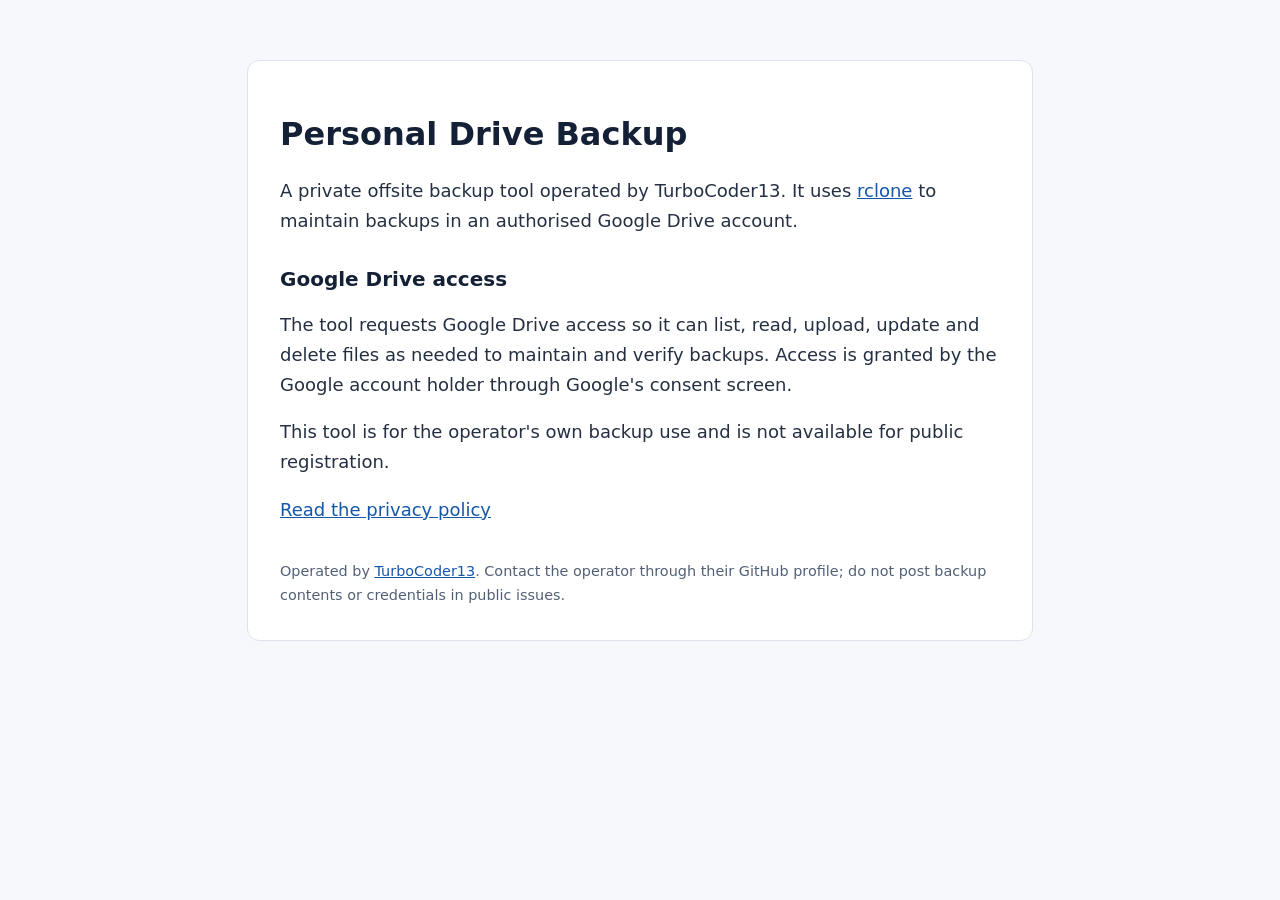
<file: index.html>
<!doctype html>
<html lang="en">
<head>
<meta charset="utf-8">
<meta name="viewport" content="width=device-width, initial-scale=1">
<meta name="description" content="Personal Drive Backup — a private Google Drive backup tool operated by TurboCoder13.">
<title>Personal Drive Backup</title>
<link rel="stylesheet" href="./style.css">
</head>
<body><main>
<h1>Personal Drive Backup</h1>
<p>A private offsite backup tool operated by TurboCoder13. It uses <a href="https://rclone.org/">rclone</a> to maintain backups in an authorised Google Drive account.</p>
<h2>Google Drive access</h2>
<p>The tool requests Google Drive access so it can list, read, upload, update and delete files as needed to maintain and verify backups. Access is granted by the Google account holder through Google's consent screen.</p>
<p>This tool is for the operator's own backup use and is not available for public registration.</p>
<p><a href="privacy/">Read the privacy policy</a></p>
<footer>Operated by <a href="https://github.com/TurboCoder13">TurboCoder13</a>. Contact the operator through their GitHub profile; do not post backup contents or credentials in public issues.</footer>
</main></body>
</html>
</file>
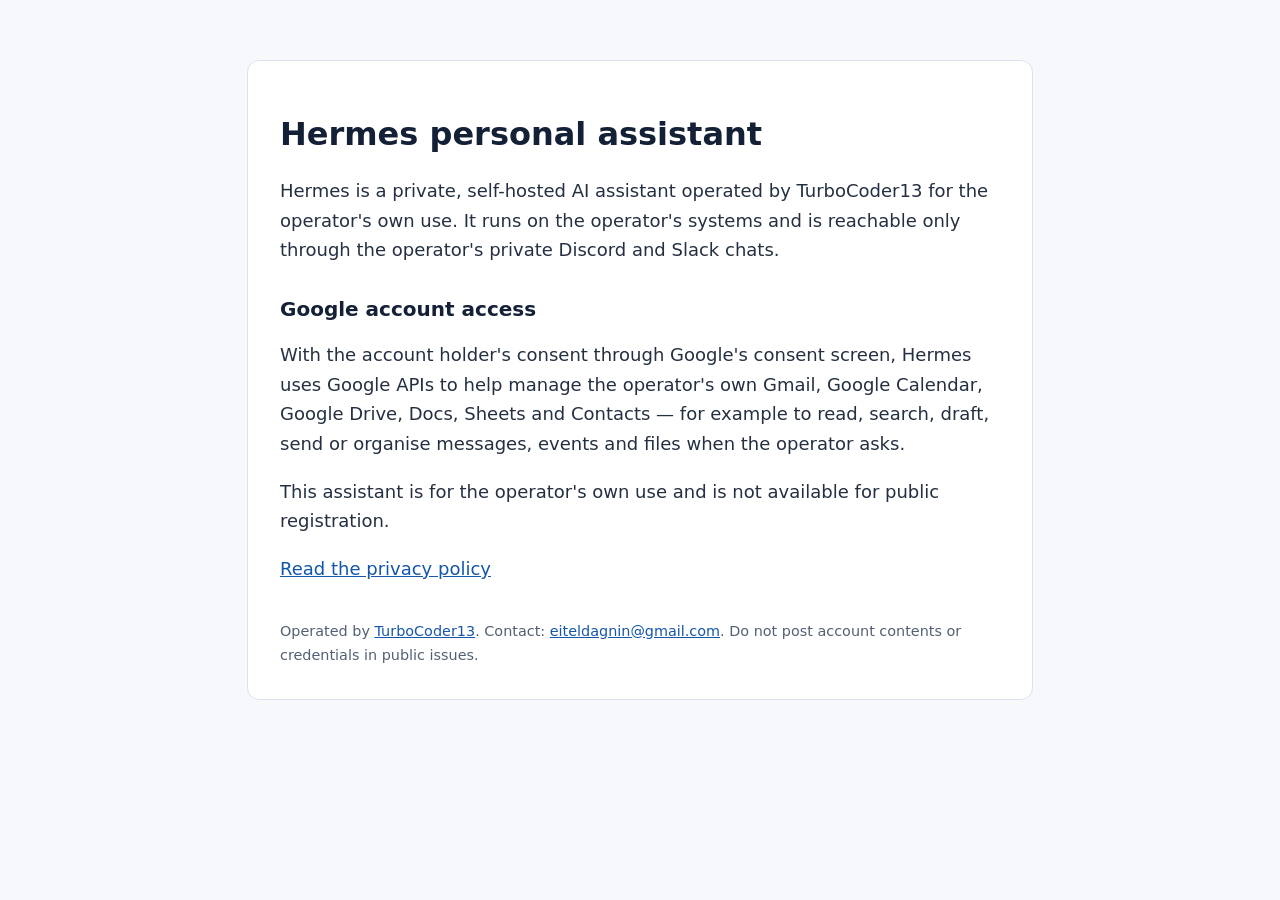
<file: hermes/index.html>
<!doctype html>
<html lang="en">
<head>
<meta charset="utf-8">
<meta name="viewport" content="width=device-width, initial-scale=1">
<meta name="description" content="Hermes — a private personal assistant operated by TurboCoder13 for the operator's own Google account.">
<title>Hermes personal assistant</title>
<link rel="stylesheet" href="../style.css">
</head>
<body><main>
<h1>Hermes personal assistant</h1>
<p>Hermes is a private, self-hosted AI assistant operated by TurboCoder13 for the operator's own use. It runs on the operator's systems and is reachable only through the operator's private Discord and Slack chats.</p>
<h2>Google account access</h2>
<p>With the account holder's consent through Google's consent screen, Hermes uses Google APIs to help manage the operator's own Gmail, Google Calendar, Google Drive, Docs, Sheets and Contacts &mdash; for example to read, search, draft, send or organise messages, events and files when the operator asks.</p>
<p>This assistant is for the operator's own use and is not available for public registration.</p>
<p><a href="privacy/">Read the privacy policy</a></p>
<footer>Operated by <a href="https://github.com/TurboCoder13">TurboCoder13</a>. Contact: <a href="mailto:eiteldagnin@gmail.com">eiteldagnin@gmail.com</a>. Do not post account contents or credentials in public issues.</footer>
</main></body>
</html>
</file>
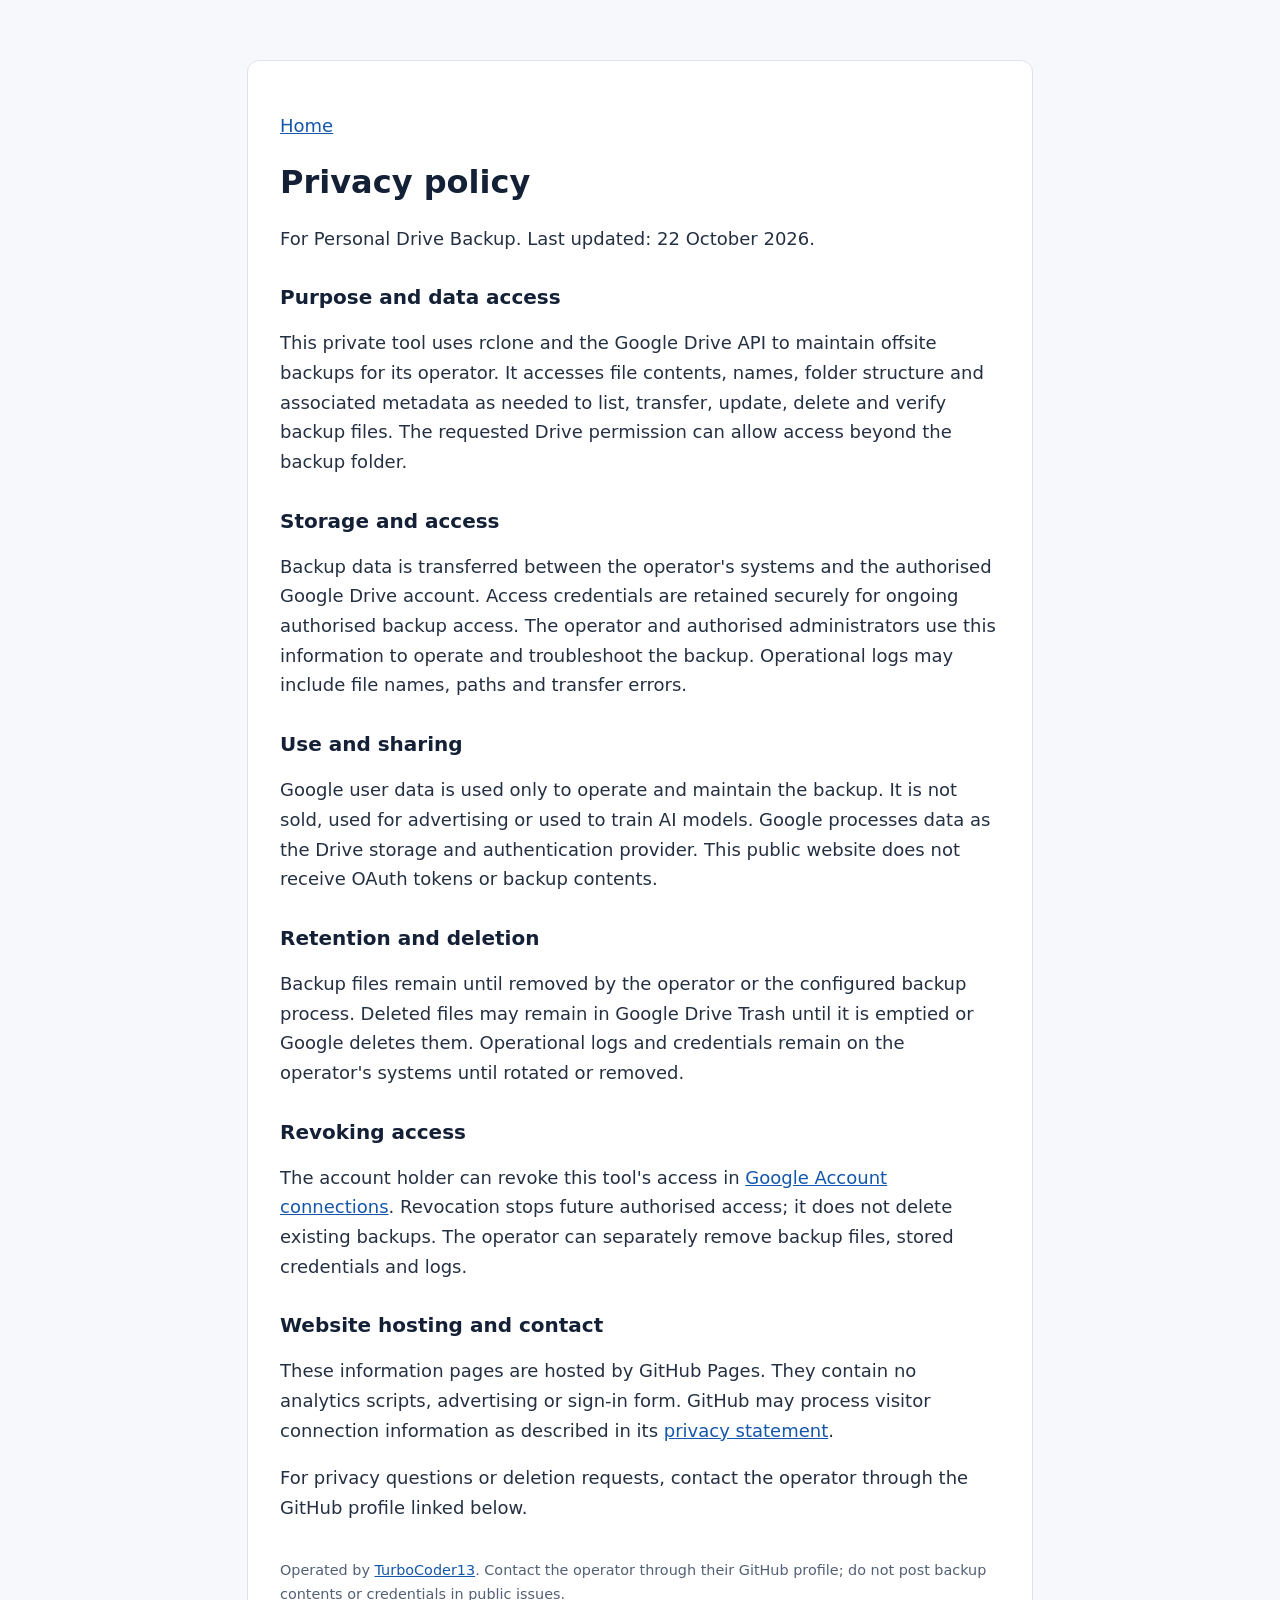
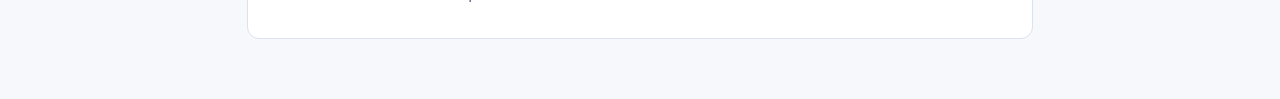
<file: privacy/index.html>
<!doctype html>
<html lang="en">
<head>
<meta charset="utf-8">
<meta name="viewport" content="width=device-width, initial-scale=1">
<meta name="description" content="Privacy policy — Personal Drive Backup — a private Google Drive backup tool operated by TurboCoder13.">
<title>Privacy policy — Personal Drive Backup</title>
<link rel="stylesheet" href="../style.css">
</head>
<body><main>
<p><a href="../">Home</a></p>
<h1>Privacy policy</h1>
<p>For Personal Drive Backup. Last updated: 22 October 2026.</p>
<h2>Purpose and data access</h2>
<p>This private tool uses rclone and the Google Drive API to maintain offsite backups for its operator. It accesses file contents, names, folder structure and associated metadata as needed to list, transfer, update, delete and verify backup files. The requested Drive permission can allow access beyond the backup folder.</p>
<h2>Storage and access</h2>
<p>Backup data is transferred between the operator's systems and the authorised Google Drive account. Access credentials are retained securely for ongoing authorised backup access. The operator and authorised administrators use this information to operate and troubleshoot the backup. Operational logs may include file names, paths and transfer errors.</p>
<h2>Use and sharing</h2>
<p>Google user data is used only to operate and maintain the backup. It is not sold, used for advertising or used to train AI models. Google processes data as the Drive storage and authentication provider. This public website does not receive OAuth tokens or backup contents.</p>
<h2>Retention and deletion</h2>
<p>Backup files remain until removed by the operator or the configured backup process. Deleted files may remain in Google Drive Trash until it is emptied or Google deletes them. Operational logs and credentials remain on the operator's systems until rotated or removed.</p>
<h2>Revoking access</h2>
<p>The account holder can revoke this tool's access in <a href="https://myaccount.google.com/connections">Google Account connections</a>. Revocation stops future authorised access; it does not delete existing backups. The operator can separately remove backup files, stored credentials and logs.</p>
<h2>Website hosting and contact</h2>
<p>These information pages are hosted by GitHub Pages. They contain no analytics scripts, advertising or sign-in form. GitHub may process visitor connection information as described in its <a href="https://docs.github.com/en/site-policy/privacy-policies/github-general-privacy-statement">privacy statement</a>.</p>
<p>For privacy questions or deletion requests, contact the operator through the GitHub profile linked below.</p>
<footer>Operated by <a href="https://github.com/TurboCoder13">TurboCoder13</a>. Contact the operator through their GitHub profile; do not post backup contents or credentials in public issues.</footer>
</main></body>
</html>
</file>
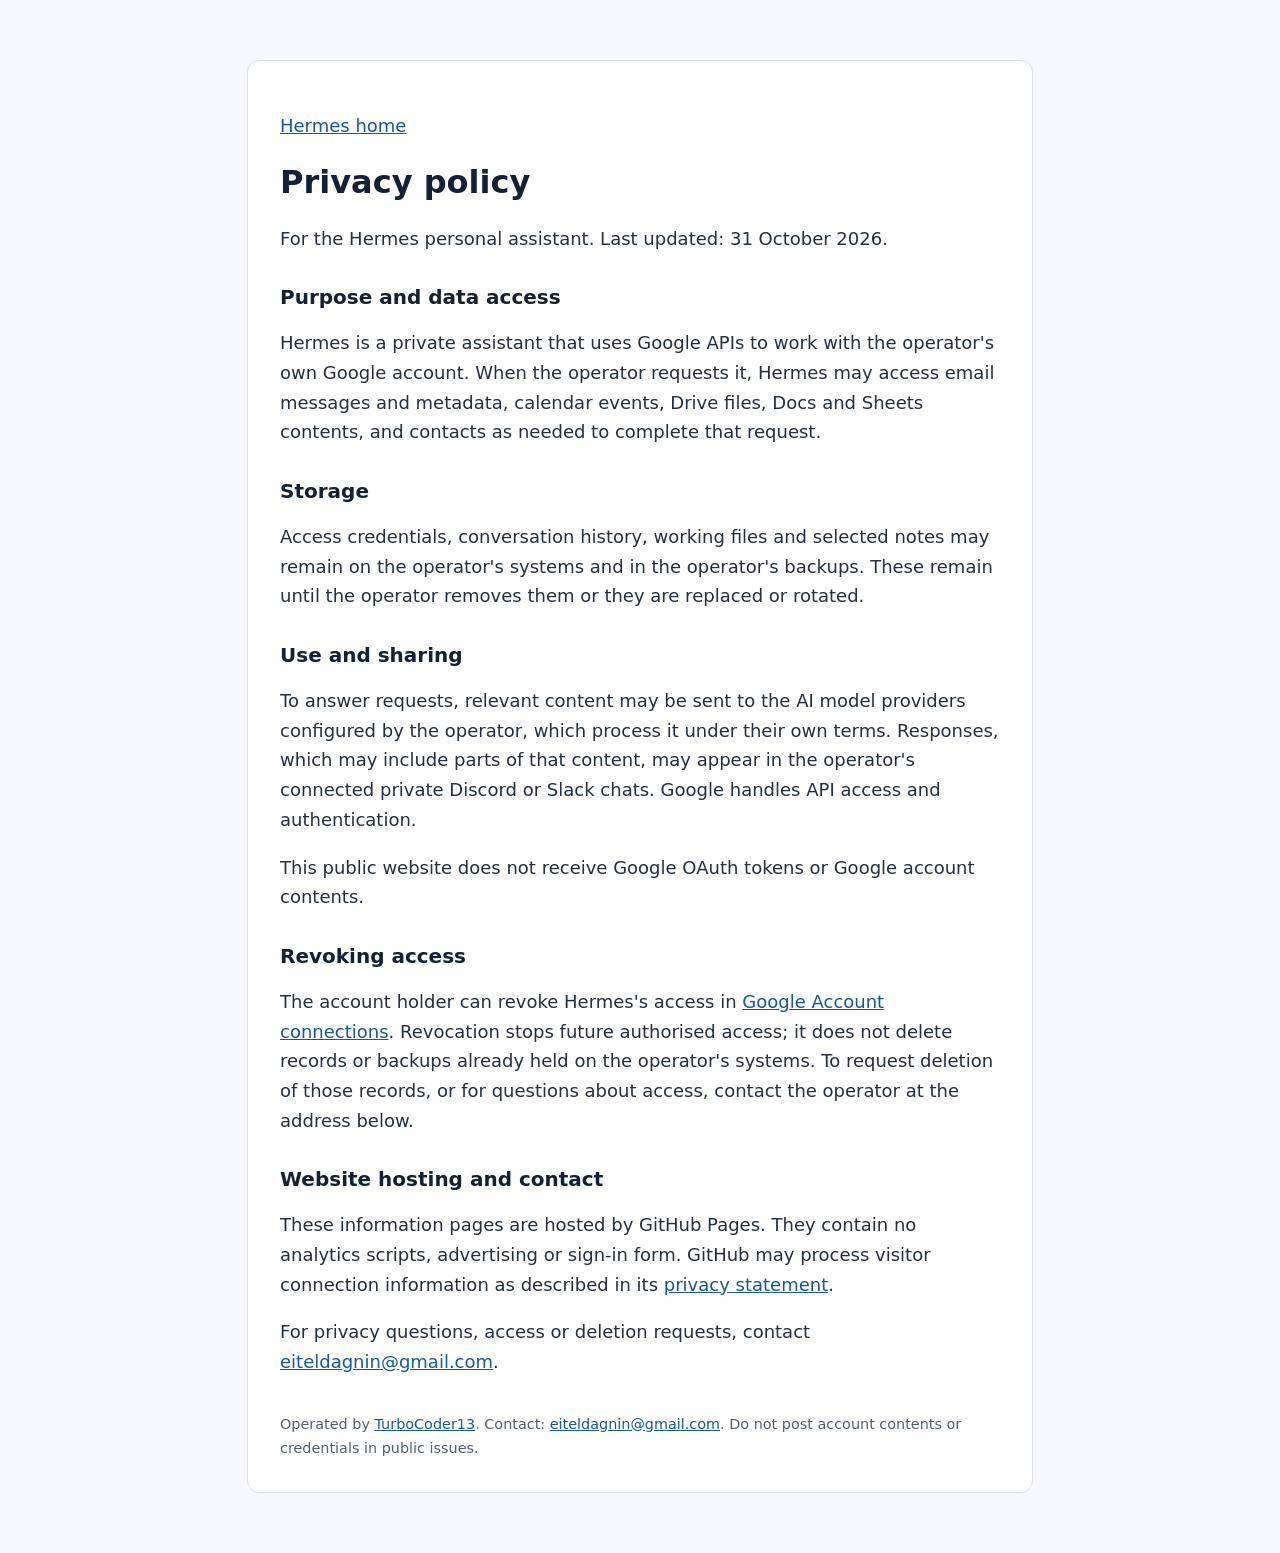
<file: hermes/privacy/index.html>
<!doctype html>
<html lang="en">
<head>
<meta charset="utf-8">
<meta name="viewport" content="width=device-width, initial-scale=1">
<meta name="description" content="Privacy policy — Hermes personal assistant operated by TurboCoder13.">
<title>Privacy policy — Hermes personal assistant</title>
<link rel="stylesheet" href="../../style.css">
</head>
<body><main>
<p><a href="../">Hermes home</a></p>
<h1>Privacy policy</h1>
<p>For the Hermes personal assistant. Last updated: 31 October 2026.</p>
<h2>Purpose and data access</h2>
<p>Hermes is a private assistant that uses Google APIs to work with the operator's own Google account. When the operator requests it, Hermes may access email messages and metadata, calendar events, Drive files, Docs and Sheets contents, and contacts as needed to complete that request.</p>
<h2>Storage</h2>
<p>Access credentials, conversation history, working files and selected notes may remain on the operator's systems and in the operator's backups. These remain until the operator removes them or they are replaced or rotated.</p>
<h2>Use and sharing</h2>
<p>To answer requests, relevant content may be sent to the AI model providers configured by the operator, which process it under their own terms. Responses, which may include parts of that content, may appear in the operator's connected private Discord or Slack chats. Google handles API access and authentication.</p>
<p>This public website does not receive Google OAuth tokens or Google account contents.</p>
<h2>Revoking access</h2>
<p>The account holder can revoke Hermes's access in <a href="https://myaccount.google.com/connections">Google Account connections</a>. Revocation stops future authorised access; it does not delete records or backups already held on the operator's systems. To request deletion of those records, or for questions about access, contact the operator at the address below.</p>
<h2>Website hosting and contact</h2>
<p>These information pages are hosted by GitHub Pages. They contain no analytics scripts, advertising or sign-in form. GitHub may process visitor connection information as described in its <a href="https://docs.github.com/en/site-policy/privacy-policies/github-general-privacy-statement">privacy statement</a>.</p>
<p>For privacy questions, access or deletion requests, contact <a href="mailto:eiteldagnin@gmail.com">eiteldagnin@gmail.com</a>.</p>
<footer>Operated by <a href="https://github.com/TurboCoder13">TurboCoder13</a>. Contact: <a href="mailto:eiteldagnin@gmail.com">eiteldagnin@gmail.com</a>. Do not post account contents or credentials in public issues.</footer>
</main></body>
</html>
</file>
<file: style.css>
body{font:18px/1.65 system-ui,sans-serif;color:#243042;background:#f6f8fb;margin:0}main{max-width:720px;margin:60px auto;padding:32px;background:white;border:1px solid #dce3ed;border-radius:12px}h1,h2{line-height:1.25;color:#142036}h1{font-size:2rem}h2{font-size:1.25rem;margin-top:2rem}a{color:#1456aa}footer{margin-top:36px;font-size:.9rem;color:#526075}@media(max-width:800px){main{margin:16px;padding:24px}}
</file>
